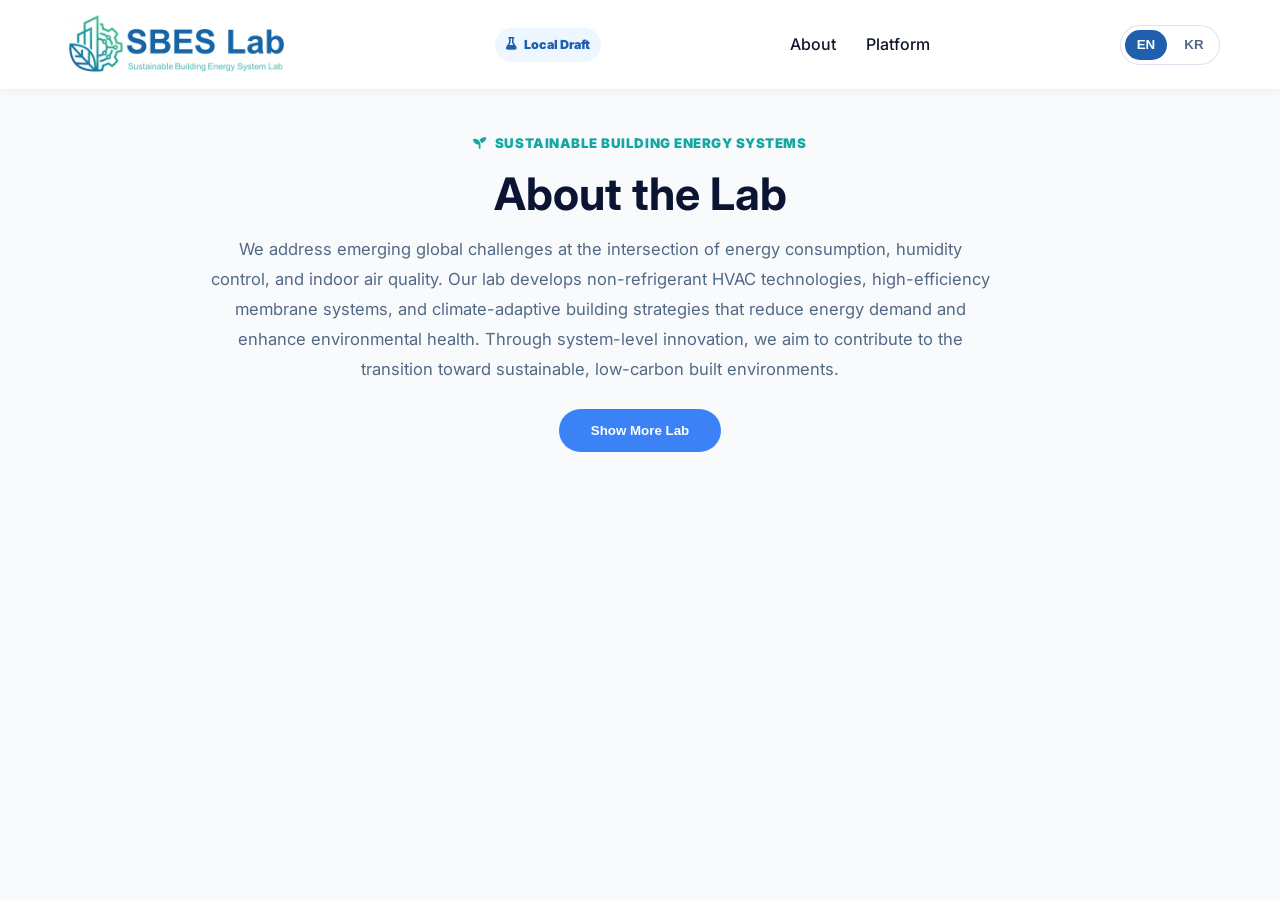
<file: about-platform-draft.html>
<!DOCTYPE html>
<html lang="en">
<head>
<meta charset="utf-8"/>
<meta name="viewport" content="width=device-width, initial-scale=1.0"/>
<title>SBES Lab About Platform Draft</title>
<link href="https://fonts.googleapis.com" rel="preconnect"/>
<link crossorigin="" href="https://fonts.gstatic.com" rel="preconnect"/>
<link href="https://fonts.googleapis.com/css2?family=Inter:wght@300;400;600;700;800;900&amp;display=swap" rel="stylesheet"/>
<link href="https://cdnjs.cloudflare.com/ajax/libs/font-awesome/6.0.0/css/all.min.css" rel="stylesheet"/>
<link href="style.css" rel="stylesheet"/>
<link href="brand.css" rel="stylesheet"/>
<link href="usability.css" rel="stylesheet"/>
<style>
    :root {
        --draft-navy: #0b1533;
        --draft-blue: #1f5fae;
        --draft-teal: #14a6a3;
        --draft-green: #2e7d32;
        --draft-orange: #e65a1e;
        --draft-border: rgba(15, 23, 42, 0.10);
    }

    body {
        background: #f8fafc;
    }

    .draft-nav-note {
        display: inline-flex;
        align-items: center;
        gap: 7px;
        padding: 7px 11px;
        border-radius: 999px;
        background: #eef6ff;
        color: var(--draft-blue);
        font-size: 0.78rem;
        font-weight: 900;
    }

    .draft-language {
        display: inline-flex;
        gap: 6px;
        padding: 4px;
        border: 1px solid rgba(31, 95, 174, 0.16);
        border-radius: 999px;
        background: #ffffff;
    }

    .draft-language button {
        min-width: 42px;
        height: 30px;
        border: 0;
        border-radius: 999px;
        background: transparent;
        color: #526986;
        font-weight: 900;
        cursor: pointer;
    }

    .draft-language button[aria-pressed="true"] {
        background: var(--draft-blue);
        color: #ffffff;
    }

    .about-draft {
        padding-top: 130px;
    }

    .about-intro-panel {
        display: block;
        margin-bottom: 34px;
    }

    .about-copy-card,
    .about-read-card {
        border: 1px solid var(--draft-border);
        border-radius: 18px;
        background: #ffffff;
        box-shadow: 0 18px 48px rgba(11, 21, 51, 0.08);
    }

    .about-copy-card {
        max-width: 860px;
        margin: 0 auto;
        padding: 0;
        border: 0;
        background: transparent;
        box-shadow: none;
        text-align: center;
    }

    .about-eyebrow {
        display: inline-flex;
        align-items: center;
        gap: 8px;
        margin-bottom: 15px;
        color: var(--draft-teal);
        font-size: 0.83rem;
        font-weight: 900;
        letter-spacing: 0.04em;
        text-transform: uppercase;
    }

    .about-copy-card h1 {
        margin: 0 0 16px;
        color: var(--draft-navy);
        font-size: clamp(2.1rem, 4vw, 2.8rem);
        line-height: 1.12;
        letter-spacing: 0;
    }

    .about-copy-card p {
        max-width: 780px;
        margin: 0 0 24px;
        color: #526986;
        font-size: 1.04rem;
        line-height: 1.8;
    }

    .about-actions {
        display: flex;
        flex-wrap: wrap;
        gap: 12px;
        justify-content: center;
        align-items: center;
    }

    .about-actions .btn {
        border-radius: 999px;
    }

    .read-pill {
        display: none;
        align-items: center;
        gap: 8px;
        min-height: 42px;
        padding: 9px 14px;
        border-radius: 999px;
        background: #f0fdfa;
        color: #0f766e;
        font-size: 0.86rem;
        font-weight: 900;
    }

    .about-read-card {
        display: none;
        padding: 30px;
    }

    .about-read-card h2 {
        margin: 0 0 14px;
        color: var(--draft-navy);
        font-size: 1.22rem;
        line-height: 1.35;
    }

    .about-read-list {
        display: grid;
        gap: 13px;
    }

    .about-read-item {
        display: grid;
        grid-template-columns: 34px 1fr;
        gap: 12px;
        align-items: start;
        padding: 13px 0;
        border-top: 1px solid rgba(15, 23, 42, 0.08);
    }

    .about-read-item:first-child {
        border-top: 0;
        padding-top: 0;
    }

    .about-read-item span {
        display: inline-flex;
        align-items: center;
        justify-content: center;
        width: 34px;
        height: 34px;
        border-radius: 999px;
        background: #eef6ff;
        color: var(--draft-blue);
        font-weight: 900;
    }

    .about-read-item strong {
        display: block;
        margin-bottom: 4px;
        color: var(--draft-navy);
        line-height: 1.35;
    }

    .about-read-item p {
        margin: 0;
        color: #526986;
        line-height: 1.55;
        font-size: 0.92rem;
    }

    .research-platform {
        scroll-margin-top: 116px;
        border: 1px solid var(--draft-border);
        border-radius: 18px;
        background: #ffffff;
        box-shadow: 0 18px 48px rgba(11, 21, 51, 0.08);
        overflow: hidden;
    }

    .research-platform[hidden] {
        display: none;
    }

    .platform-header {
        padding: 34px 38px 20px;
        text-align: center;
    }

    .platform-kicker {
        display: inline-flex;
        align-items: center;
        gap: 8px;
        color: var(--draft-teal);
        font-weight: 900;
        font-size: 0.84rem;
        letter-spacing: 0.03em;
        text-transform: uppercase;
    }

    .platform-header h2 {
        margin: 12px auto 10px;
        max-width: 900px;
        color: var(--draft-navy);
        font-size: clamp(1.35rem, 2vw, 1.75rem);
        line-height: 1.2;
        letter-spacing: 0;
    }

    .platform-vision {
        margin: 0 auto;
        max-width: 760px;
        color: #526986;
        line-height: 1.7;
    }

    .platform-hint {
        display: inline-flex;
        align-items: center;
        gap: 8px;
        margin: 18px auto 0;
        padding: 9px 14px;
        border-radius: 999px;
        background: #f0fdfa;
        color: #0f766e;
        font-size: 0.88rem;
        font-weight: 900;
    }

    .platform-image-shell {
        position: relative;
        margin: 0 30px 24px;
        border: 1px solid rgba(31, 95, 174, 0.12);
        border-radius: 18px;
        background: #ffffff;
        box-shadow: inset 0 1px 0 rgba(255, 255, 255, 0.75);
        overflow: hidden;
    }

    .platform-image-wrap {
        position: relative;
        width: 100%;
        aspect-ratio: 1996 / 920;
        min-height: 430px;
    }

    .platform-image {
        position: absolute;
        inset: 0;
        width: 100%;
        height: 100%;
        object-fit: contain;
        background: #ffffff;
    }

    .platform-hotspot {
        --hotspot-color: var(--draft-blue);
        position: absolute;
        display: block;
        width: auto;
        height: auto;
        min-width: 0;
        padding: 0;
        border: 0;
        border-radius: 16px;
        background: transparent;
        color: transparent;
        font-size: 0;
        box-shadow: none;
        cursor: pointer;
        z-index: 2;
        transition: background 160ms ease, box-shadow 160ms ease;
    }

    .platform-hotspot:hover,
    .platform-hotspot:focus-visible,
    .platform-hotspot.is-hovered {
        background: transparent;
        box-shadow: none;
        outline: none;
    }

    .platform-hotspot[data-module="develop"] {
        --hotspot-color: var(--draft-green);
        inset: 6.2% 55.2% 54.4% 2.0%;
    }

    .platform-hotspot[data-module="integrate"] {
        --hotspot-color: var(--draft-orange);
        inset: 6.2% 2.0% 54.4% 55.2%;
    }

    .platform-hotspot[data-module="evaluate"] {
        --hotspot-color: var(--draft-blue);
        inset: 51.8% 55.2% 8.2% 2.0%;
    }

    .platform-hotspot[data-module="operate"] {
        --hotspot-color: var(--draft-teal);
        inset: 51.8% 2.0% 8.2% 55.2%;
    }

    .platform-shape-overlay {
        position: absolute;
        inset: 0;
        z-index: 1;
        pointer-events: none;
    }

    .platform-shape {
        --shape-color: var(--draft-blue);
        fill: transparent;
        stroke: transparent;
        stroke-width: 3;
        stroke-linejoin: round;
        vector-effect: non-scaling-stroke;
        transition: fill 160ms ease, stroke 160ms ease, filter 160ms ease;
    }

    .platform-shape[data-shape="develop"] {
        --shape-color: var(--draft-green);
    }

    .platform-shape[data-shape="integrate"] {
        --shape-color: var(--draft-orange);
    }

    .platform-shape[data-shape="evaluate"] {
        --shape-color: var(--draft-blue);
    }

    .platform-shape[data-shape="operate"] {
        --shape-color: var(--draft-teal);
    }

    .research-platform[data-active="develop"] .platform-shape[data-shape="develop"],
    .research-platform[data-active="integrate"] .platform-shape[data-shape="integrate"],
    .research-platform[data-active="evaluate"] .platform-shape[data-shape="evaluate"],
    .research-platform[data-active="operate"] .platform-shape[data-shape="operate"],
    .research-platform[data-hover="develop"] .platform-shape[data-shape="develop"],
    .research-platform[data-hover="integrate"] .platform-shape[data-shape="integrate"],
    .research-platform[data-hover="evaluate"] .platform-shape[data-shape="evaluate"],
    .research-platform[data-hover="operate"] .platform-shape[data-shape="operate"] {
        fill: color-mix(in srgb, var(--shape-color), transparent 94%);
        stroke: var(--shape-color);
        filter: drop-shadow(0 10px 20px rgba(11, 21, 51, 0.12));
    }

    .platform-detail {
        display: grid;
        grid-template-columns: 1.15fr 0.85fr;
        gap: 24px;
        margin: 0 30px 30px;
        padding: 24px;
        border: 1px solid rgba(31, 95, 174, 0.12);
        border-radius: 16px;
        background: #ffffff;
        box-shadow: 0 12px 30px rgba(11, 21, 51, 0.06);
    }

    .detail-label {
        display: inline-flex;
        align-items: center;
        gap: 8px;
        color: var(--draft-blue);
        font-weight: 900;
        font-size: 0.8rem;
        letter-spacing: 0.04em;
        text-transform: uppercase;
    }

    .platform-detail h3 {
        margin: 9px 0 8px;
        color: var(--draft-navy);
        font-size: 1.32rem;
        line-height: 1.35;
    }

    .platform-detail p {
        margin: 0;
        color: #526986;
        line-height: 1.7;
    }

    .detail-side {
        display: flex;
        flex-direction: column;
        justify-content: center;
        gap: 14px;
    }

    .detail-next {
        margin: 0;
        padding: 14px 16px;
        border-radius: 13px;
        background: #f8fafc;
        color: #315f93;
        font-weight: 800;
        line-height: 1.55;
    }

    .tool-pill {
        display: inline-flex;
        align-items: center;
        width: fit-content;
        min-height: 34px;
        padding: 7px 12px;
        border-radius: 999px;
        background: #f0fdfa;
        color: #0f766e;
        font-size: 0.84rem;
        font-weight: 900;
    }

    .platform-mobile-list {
        display: none;
        grid-template-columns: 1fr;
        gap: 12px;
        margin: 0 22px 22px;
    }

    .mobile-module-button {
        border: 1px solid rgba(31, 95, 174, 0.14);
        border-left: 4px solid var(--module-color);
        border-radius: 13px;
        background: #ffffff;
        padding: 16px;
        text-align: left;
        box-shadow: 0 8px 18px rgba(11, 21, 51, 0.06);
        cursor: pointer;
    }

    .mobile-module-button strong {
        display: block;
        color: var(--draft-navy);
        font-size: 1rem;
    }

    .mobile-module-button span {
        display: block;
        margin-top: 5px;
        color: #526986;
        line-height: 1.5;
    }

    @media (max-width: 980px) {
        .about-intro-panel {
            grid-template-columns: 1fr;
        }

        .platform-image-shell {
            margin: 0 22px 20px;
        }

        .platform-image-wrap {
            min-height: auto;
            aspect-ratio: 1996 / 920;
        }

        .platform-detail {
            grid-template-columns: 1fr;
            margin: 0 22px 24px;
        }
    }

    @media (max-width: 700px) {
        .navbar .container {
            gap: 12px;
        }

        .draft-nav-note {
            display: none;
        }

        .about-draft {
            padding-top: 112px;
        }

        .about-copy-card,
        .about-read-card {
            padding: 24px;
            border-radius: 16px;
        }

        .platform-header {
            padding: 28px 20px 18px;
        }

        .platform-image-shell {
            margin: 0 16px 18px;
            border-radius: 14px;
        }

        .platform-hotspot,
        .platform-shape-overlay {
            display: none;
        }

        .platform-mobile-list {
            display: grid;
        }

        .platform-detail {
            margin: 0 16px 20px;
            padding: 20px;
        }
    }

    @media (prefers-reduced-motion: reduce) {
        .platform-hotspot,
        .platform-shape {
            transition: none;
        }

        .platform-hotspot:hover,
        .platform-hotspot:focus-visible,
        .platform-hotspot.is-hovered,
        .platform-hotspot[aria-pressed="true"] {
            transform: none;
        }
    }
</style>
</head>
<body>
<nav class="navbar">
<div class="container">
<a class="logo" href="#about" aria-label="SBES Lab Home">
<img alt="SBES Lab" class="logo-img" height="160" src="images/sbes-logo-horizontal.png" width="536"/>
</a>
<span class="draft-nav-note"><i class="fas fa-flask"></i> Local Draft</span>
<ul class="nav-links" id="primary-navigation">
<li><a href="#about">About</a></li>
<li><a href="#platform-draft">Platform</a></li>
</ul>
<div class="draft-language" role="group" aria-label="Draft language">
<button type="button" data-lang="en" aria-pressed="true">EN</button>
<button type="button" data-lang="ko" aria-pressed="false">KR</button>
</div>
</div>
</nav>

<main>
<section class="section about-draft" id="about">
<div class="container">
<div class="about-intro-panel">
<article class="about-copy-card">
<span class="about-eyebrow" data-copy="eyebrow"><i class="fas fa-seedling"></i> Sustainable Building Energy Systems</span>
<h1 data-copy="aboutTitle">Connecting HVAC components, building simulation, and smart operation</h1>
<p data-copy="aboutText">We address emerging global challenges at the intersection of energy consumption, humidity control, and indoor air quality. Our lab develops non-refrigerant HVAC technologies, high-efficiency membrane systems, and climate-adaptive building strategies that reduce energy demand and enhance environmental health.</p>
<div class="about-actions">
<button class="btn btn-primary" id="platform-toggle" type="button" aria-expanded="false" aria-controls="platform-draft" data-copy="buttonText">Explore Research Platform</button>
<span class="read-pill" data-copy="readPill"><i class="fas fa-mouse-pointer"></i> Click 01 to 04 in the diagram</span>
</div>
</article>
<aside class="about-read-card" aria-label="How to read this draft">
<h2 data-copy="readTitle">How visitors can read this section</h2>
<div class="about-read-list">
<div class="about-read-item">
<span>1</span>
<div>
<strong data-copy="readOneTitle">What is being developed?</strong>
<p data-copy="readOneText">Start from membrane and humidity-control components.</p>
</div>
</div>
<div class="about-read-item">
<span>2</span>
<div>
<strong data-copy="readTwoTitle">How does it become a system?</strong>
<p data-copy="readTwoText">Then connect the components with ventilation, heat recovery, cooling, and energy recovery.</p>
</div>
</div>
<div class="about-read-item">
<span>3</span>
<div>
<strong data-copy="readThreeTitle">Does it work at building scale?</strong>
<p data-copy="readThreeText">Finally evaluate comfort, energy use, airflow, and operation using simulation and data.</p>
</div>
</div>
</div>
</aside>
</div>

<section class="research-platform" id="platform-draft" data-active="develop" hidden>
<div class="platform-header">
<span class="platform-kicker" data-copy="kicker"><i class="fas fa-diagram-project"></i> Energy &middot; Humidity &middot; Indoor Air Quality</span>
<h2 data-copy="platformTitle">SBES Lab Research Platform</h2>
<p class="platform-vision" data-copy="platformVision">An integrated research map for explaining how SBES Lab connects component technologies, HVAC systems, building-scale evaluation, and control-oriented operation.</p>
<p class="platform-hint" data-copy="platformHint"><i class="fas fa-mouse-pointer"></i> Hover over the image and click a research area to read more.</p>
</div>
<div class="platform-image-shell">
<div class="platform-image-wrap">
<img class="platform-image" src="images/about-platform-clean.png?v=20260618-nextgen" alt="SBES Lab integrated research platform diagram"/>
<svg class="platform-shape-overlay" viewBox="0 0 1000 461" preserveAspectRatio="none" aria-hidden="true" focusable="false">
<path class="platform-shape" data-shape="develop" d="M20 29 H430 Q448 29 448 47 V106 C416 118 392 146 384 178 C381 190 381 202 383 210 H20 Q14 210 14 204 V35 Q14 29 20 29 Z"/>
<path class="platform-shape" data-shape="integrate" d="M570 29 H980 Q986 29 986 35 V204 Q986 210 980 210 H617 C619 202 619 190 616 178 C608 146 584 118 552 106 V47 Q552 29 570 29 Z"/>
<path class="platform-shape" data-shape="evaluate" d="M20 239 H383 C381 247 381 259 384 271 C392 303 416 331 448 343 V417 Q448 423 442 423 H20 Q14 423 14 417 V245 Q14 239 20 239 Z"/>
<path class="platform-shape" data-shape="operate" d="M552 343 C584 331 608 303 616 271 C619 259 619 247 617 239 H980 Q986 239 986 245 V417 Q986 423 980 423 H570 Q552 423 552 405 Z"/>
</svg>
<button class="platform-hotspot" data-module="develop" type="button" aria-pressed="true" aria-label="Develop">01</button>
<button class="platform-hotspot" data-module="integrate" type="button" aria-pressed="false" aria-label="Integrate">02</button>
<button class="platform-hotspot" data-module="evaluate" type="button" aria-pressed="false" aria-label="Evaluate">03</button>
<button class="platform-hotspot" data-module="operate" type="button" aria-pressed="false" aria-label="Operate">04</button>
</div>
</div>
<div class="platform-mobile-list" id="mobile-modules"></div>
<div class="platform-detail" id="platform-detail" aria-live="polite">
<div>
<span class="detail-label" id="detail-step"></span>
<h3 id="detail-title"></h3>
<p id="detail-text"></p>
</div>
<div class="detail-side">
<p class="detail-next" id="detail-next"></p>
<span class="tool-pill" id="detail-tool"></span>
</div>
</div>
</section>
</div>
</section>
</main>

<script>
const platformText = {
    en: {
        eyebrow: '<i class="fas fa-seedling"></i> Sustainable Building Energy Systems',
        aboutTitle: "About the Lab",
        aboutText: "We address emerging global challenges at the intersection of energy consumption, humidity control, and indoor air quality. Our lab develops non-refrigerant HVAC technologies, high-efficiency membrane systems, and climate-adaptive building strategies that reduce energy demand and enhance environmental health. Through system-level innovation, we aim to contribute to the transition toward sustainable, low-carbon built environments.",
        buttonText: "Show More Lab",
        readPill: '<i class="fas fa-mouse-pointer"></i> Click 01 to 04 in the diagram',
        readTitle: "How visitors can read this section",
        readOneTitle: "What is being developed?",
        readOneText: "Start from membrane and humidity-control components.",
        readTwoTitle: "How does it become a system?",
        readTwoText: "Then connect the components with ventilation, heat recovery, cooling, and energy recovery.",
        readThreeTitle: "Does it work at building scale?",
        readThreeText: "Finally evaluate comfort, energy use, airflow, and operation using simulation and data.",
        kicker: '<i class="fas fa-diagram-project"></i> Energy &middot; Humidity &middot; Indoor Air Quality',
        platformTitle: "Research Platform",
        platformVision: "Our vision is to connect next-generation HVAC component technologies, integrated energy systems, building-scale performance evaluation, and data-driven operation into one research platform.",
        platformHint: '<i class="fas fa-mouse-pointer"></i> Hover over the image and click a research area to read more.',
        detailPrefix: "Step",
        toolPrefix: "Related web tool",
        modules: [
            {
                id: "develop",
                step: "01",
                verb: "Develop",
                title: "Next-Generation HVAC Component Technologies",
                shortText: "Component technologies for low-energy humidity control and non-refrigerant HVAC.",
                detail: "This area focuses on next-generation HVAC component technologies, including advanced membrane components, humidity-control devices, heat and mass transfer design, and non-refrigerant HVAC processes.",
                next: "Visitor takeaway: SBES Lab starts from component-level innovation and connects it to integrated HVAC and energy systems.",
                tool: "Membrane Designer",
                color: "#2e7d32"
            },
            {
                id: "integrate",
                step: "02",
                verb: "Integrate",
                title: "Integrated HVAC & Energy Systems",
                shortText: "Ventilation, heat recovery, cooling, and humidity control as one system.",
                detail: "This area connects individual technologies into practical HVAC system layouts. Ventilation, heat recovery, evaporative cooling, and energy recovery are considered together.",
                next: "Visitor takeaway: the lab studies complete HVAC and energy systems, not only isolated devices.",
                tool: "Psychrometric Chart",
                color: "#e65a1e"
            },
            {
                id: "evaluate",
                step: "03",
                verb: "Evaluate",
                title: "Building-Scale Performance Evaluation",
                shortText: "Testing comfort and energy impact at the whole-building scale.",
                detail: "This area evaluates how a strategy performs in a real building context. Energy simulation, airflow visualization, climate data, load analysis, and comfort metrics are used together.",
                next: "Visitor takeaway: building-scale evaluation shows whether a technology can make a practical difference.",
                tool: "Building Simulation Studio",
                color: "#1f5fae"
            },
            {
                id: "operate",
                step: "04",
                verb: "Operate",
                title: "Control-Oriented Operation & Automation",
                shortText: "Sensors, models, and optimization for smarter building operation.",
                detail: "This area uses BEMS data, sensors, predictive models, and optimization to improve building operation after installation.",
                next: "Visitor takeaway: research continues after design, because operation determines long-term energy performance.",
                tool: "Data Modeling & Optimization Studio",
                color: "#14a6a3"
            }
        ]
    },
    ko: {
        eyebrow: '<i class="fas fa-seedling"></i> 지속가능 건물 에너지 시스템',
        aboutTitle: "연구실 소개",
        aboutText: "SBES Lab은 에너지 소비, 습도 제어, 실내공기질이 만나는 지점에서 지속가능한 건물 공조·에너지 시스템을 연구합니다. 비냉매 HVAC 기술, 고효율 멤브레인 시스템, 기후 적응형 건물 전략을 통해 에너지 수요를 줄이고 건강한 실내환경을 구현하는 것을 목표로 합니다. 시스템 수준의 혁신을 통해 저탄소 건축 환경으로의 전환에 기여하고자 합니다.",
        buttonText: "연구 플랫폼 보기",
        readPill: '<i class="fas fa-mouse-pointer"></i> 그림의 01-04를 눌러보세요',
        readTitle: "방문자가 이 섹션을 읽는 방식",
        readOneTitle: "무엇을 개발하나요?",
        readOneText: "멤브레인과 습도 제어 요소기술에서 출발합니다.",
        readTwoTitle: "어떻게 시스템이 되나요?",
        readTwoText: "환기, 열회수, 냉방, 에너지 회수와 연결해 실제 공조 시스템으로 확장합니다.",
        readThreeTitle: "건물에서 효과가 있나요?",
        readThreeText: "시뮬레이션과 데이터를 이용해 쾌적성, 에너지 사용량, 기류, 운영 성능을 평가합니다.",
        kicker: '<i class="fas fa-diagram-project"></i> 에너지 &middot; 습도 &middot; 실내공기질',
        platformTitle: "연구 플랫폼",
        platformVision: "SBES Lab은 차세대 HVAC 요소기술, 통합 에너지 시스템, 건물 단위 성능 평가, 데이터 기반 운영을 하나의 연구 플랫폼으로 연결하는 것을 목표로 합니다.",
        platformHint: '<i class="fas fa-mouse-pointer"></i> 이미지에 마우스를 올리고 연구 영역을 누르면 아래 설명이 바뀝니다.',
        detailPrefix: "단계",
        toolPrefix: "관련 웹 도구",
        modules: [
            {
                id: "develop",
                step: "01",
                verb: "개발",
                title: "차세대 HVAC 요소기술",
                shortText: "저에너지 습도 제어와 비냉매 공조를 위한 요소기술입니다.",
                detail: "멤브레인, 습도 제어, 열·물질전달, 비냉매 공조 공정을 포함한 차세대 HVAC 요소기술을 다룹니다.",
                next: "SBES Lab은 요소기술 단계의 혁신을 통합 공조·에너지 시스템으로 연결합니다.",
                tool: "Membrane Designer",
                color: "#2e7d32"
            },
            {
                id: "integrate",
                step: "02",
                verb: "통합",
                title: "통합 HVAC 및 에너지 시스템",
                shortText: "환기, 열회수, 냉방, 습도 제어를 하나의 시스템으로 연결합니다.",
                detail: "개별 기술을 실제 공조 시스템 안에서 함께 작동하도록 연결합니다. 환기, 열회수, 증발냉각, 에너지 회수 전략을 함께 검토합니다.",
                next: "방문자 관점: 하나의 장치가 아니라 실제 건물에서 작동하는 공조 및 에너지 시스템을 연구합니다.",
                tool: "Psychrometric Chart",
                color: "#e65a1e"
            },
            {
                id: "evaluate",
                step: "03",
                verb: "평가",
                title: "건물 단위 성능 평가",
                shortText: "건물 전체에서 쾌적성과 에너지 절감 효과를 확인합니다.",
                detail: "기술이 실제 건물 조건에서 어떻게 작동하는지 평가합니다. 에너지 시뮬레이션, 기류 시각화, 기후 데이터, 부하 분석, 쾌적성 지표를 함께 활용합니다.",
                next: "방문자 관점: 건물 단위 평가를 통해 기술이 실제로 의미 있는 차이를 만드는지 확인합니다.",
                tool: "Building Simulation Studio",
                color: "#1f5fae"
            },
            {
                id: "operate",
                step: "04",
                verb: "운영",
                title: "제어 중심 운영 및 자동화",
                shortText: "센서, 모델, 최적화를 이용해 건물 운영을 개선합니다.",
                detail: "BEMS 데이터, 센서, 예측 모델, 최적화를 활용해 설치 이후의 건물 운영 성능을 개선합니다.",
                next: "방문자 관점: 설계 이후의 운영 성능이 장기적인 에너지 성능을 결정합니다.",
                tool: "Data Modeling & Optimization Studio",
                color: "#14a6a3"
            }
        ]
    }
};

const platform = document.getElementById("platform-draft");
const toggle = document.getElementById("platform-toggle");
const languageButtons = document.querySelectorAll(".draft-language button");
const hotspots = document.querySelectorAll(".platform-hotspot");
const mobileModules = document.getElementById("mobile-modules");
const detailStep = document.getElementById("detail-step");
const detailTitle = document.getElementById("detail-title");
const detailText = document.getElementById("detail-text");
const detailNext = document.getElementById("detail-next");
const detailTool = document.getElementById("detail-tool");
let currentLang = "en";
let activeId = "develop";

function modules() {
    return platformText[currentLang].modules;
}

function setRichCopy(element, value) {
    element.innerHTML = value;
}

function applyStaticCopy() {
    const copy = platformText[currentLang];
    document.documentElement.lang = currentLang;
    document.querySelectorAll("[data-copy]").forEach((element) => {
        const key = element.dataset.copy;
        if (copy[key] === undefined) return;
        if (key === "eyebrow" || key === "readPill" || key === "kicker" || key === "platformHint") setRichCopy(element, copy[key]);
        else element.textContent = copy[key];
    });
}

function renderMobileButtons() {
    const buttons = modules().map((module) => {
        const button = document.createElement("button");
        button.className = "mobile-module-button";
        button.type = "button";
        button.dataset.module = module.id;
        button.style.setProperty("--module-color", module.color);
        button.innerHTML = `<strong>${module.step}. ${module.title}</strong><span>${module.shortText}</span>`;
        button.addEventListener("click", () => setActiveModule(module.id));
        return button;
    });
    mobileModules.replaceChildren(...buttons);
}

function setActiveModule(id) {
    const copy = platformText[currentLang];
    const active = modules().find((module) => module.id === id) || modules()[0];
    activeId = active.id;
    platform.dataset.active = active.id;
    hotspots.forEach((button) => {
        button.setAttribute("aria-pressed", String(button.dataset.module === active.id));
    });
    mobileModules.querySelectorAll("button").forEach((button) => {
        button.setAttribute("aria-pressed", String(button.dataset.module === active.id));
    });
    detailStep.innerHTML = `<i class="fas fa-circle-dot"></i> ${copy.detailPrefix} ${active.step} &middot; ${active.verb}`;
    detailTitle.textContent = active.title;
    detailText.textContent = active.detail;
    detailNext.textContent = active.next;
    detailTool.innerHTML = `<i class="fas fa-screwdriver-wrench"></i>&nbsp; ${copy.toolPrefix}: ${active.tool}`;
}

function setLanguage(lang) {
    currentLang = lang;
    languageButtons.forEach((button) => {
        button.setAttribute("aria-pressed", String(button.dataset.lang === lang));
    });
    applyStaticCopy();
    renderMobileButtons();
    setActiveModule(activeId);
}

toggle.addEventListener("click", () => {
    const expanded = toggle.getAttribute("aria-expanded") === "true";
    toggle.setAttribute("aria-expanded", String(!expanded));
    platform.hidden = expanded;
    if (!expanded) {
        platform.scrollIntoView({ behavior: window.matchMedia("(prefers-reduced-motion: reduce)").matches ? "auto" : "smooth", block: "start" });
    }
});

hotspots.forEach((button) => {
    button.addEventListener("click", () => setActiveModule(button.dataset.module));
    button.addEventListener("mouseenter", () => {
        button.classList.add("is-hovered");
        platform.dataset.hover = button.dataset.module;
    });
    button.addEventListener("mouseleave", () => {
        button.classList.remove("is-hovered");
        if (platform.dataset.hover === button.dataset.module) delete platform.dataset.hover;
    });
    button.addEventListener("focus", () => {
        button.classList.add("is-hovered");
        platform.dataset.hover = button.dataset.module;
    });
    button.addEventListener("blur", () => {
        button.classList.remove("is-hovered");
        if (platform.dataset.hover === button.dataset.module) delete platform.dataset.hover;
    });
});

languageButtons.forEach((button) => {
    button.addEventListener("click", () => setLanguage(button.dataset.lang));
});

setLanguage("en");
const params = new URLSearchParams(window.location.search);
if (params.get("lang") === "ko") setLanguage("ko");
if (params.get("open") === "1") {
    toggle.setAttribute("aria-expanded", "true");
    platform.hidden = false;
}
</script>
</body>
</html>
</file>
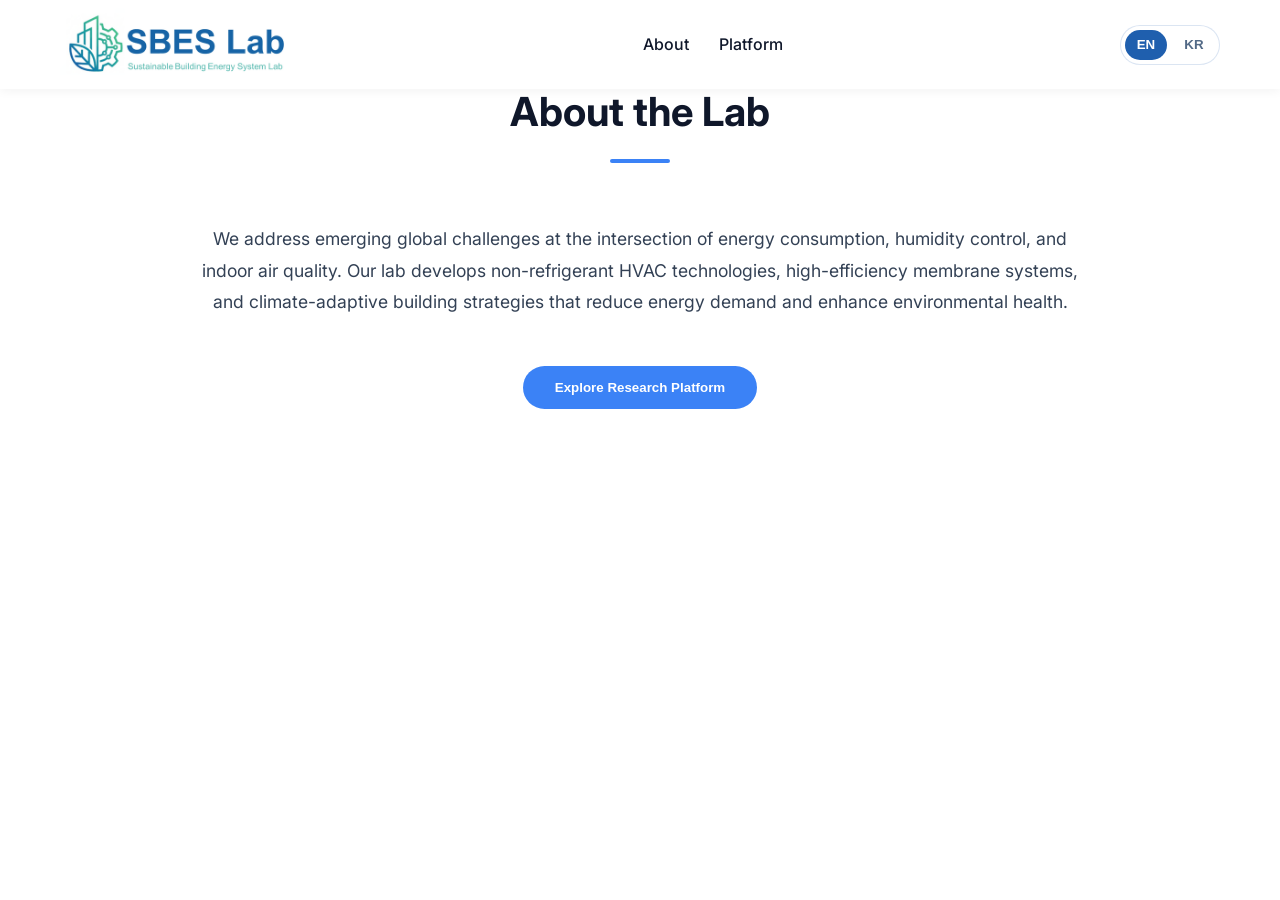
<file: about-platform-preview.html>
<!DOCTYPE html>
<html lang="en">
<head>
<meta charset="utf-8"/>
<meta name="viewport" content="width=device-width, initial-scale=1.0"/>
<title>SBES Lab About Platform Preview</title>
<link href="https://fonts.googleapis.com" rel="preconnect"/>
<link crossorigin="" href="https://fonts.gstatic.com" rel="preconnect"/>
<link href="https://fonts.googleapis.com/css2?family=Inter:wght@300;400;600;700&amp;display=swap" rel="stylesheet"/>
<link href="https://cdnjs.cloudflare.com/ajax/libs/font-awesome/6.0.0/css/all.min.css" rel="stylesheet"/>
<link href="style.css" rel="stylesheet"/>
<link href="brand.css" rel="stylesheet"/>
<link href="usability.css" rel="stylesheet"/>
<style>
    :root {
        --platform-navy: #0b1533;
        --platform-blue: #1f5fae;
        --platform-teal: #14a6a3;
        --platform-green: #2e7d32;
        --platform-orange: #e65a1e;
        --platform-border: rgba(15, 23, 42, 0.10);
    }

    .preview-language {
        display: inline-flex;
        gap: 6px;
        padding: 4px;
        border: 1px solid rgba(31, 95, 174, 0.16);
        border-radius: 999px;
        background: #ffffff;
    }

    .preview-language button {
        min-width: 42px;
        height: 30px;
        border: 0;
        border-radius: 999px;
        background: transparent;
        color: #526986;
        font-weight: 800;
        cursor: pointer;
    }

    .preview-language button[aria-pressed="true"] {
        background: var(--platform-blue);
        color: #ffffff;
    }

    .about-platform-action {
        margin-top: 28px;
    }

    .research-platform {
        margin-top: 34px;
        scroll-margin-top: 116px;
        border: 1px solid var(--platform-border);
        border-radius: 18px;
        background: #ffffff;
        box-shadow: 0 18px 48px rgba(11, 21, 51, 0.08);
        overflow: hidden;
    }

    .research-platform[hidden] {
        display: none;
    }

    .platform-header {
        padding: 34px 38px 20px;
        text-align: center;
    }

    .platform-kicker {
        display: inline-flex;
        align-items: center;
        gap: 8px;
        color: var(--platform-teal);
        font-weight: 800;
        font-size: 0.84rem;
        letter-spacing: 0.03em;
        text-transform: uppercase;
    }

    .platform-header h3 {
        margin: 12px auto 10px;
        max-width: 860px;
        color: var(--platform-navy);
        font-size: clamp(1.35rem, 2vw, 1.75rem);
        line-height: 1.2;
        letter-spacing: 0;
    }

    .platform-vision {
        margin: 0 auto;
        max-width: 760px;
        color: #526986;
        line-height: 1.7;
    }

    .platform-image-shell {
        position: relative;
        margin: 0 30px 24px;
        border: 1px solid rgba(31, 95, 174, 0.12);
        border-radius: 18px;
        background:
            radial-gradient(circle at 50% 50%, rgba(20, 166, 163, 0.08), transparent 36%),
            #f8fafc;
        box-shadow: inset 0 1px 0 rgba(255, 255, 255, 0.7);
        overflow: hidden;
    }

    .platform-image-wrap {
        position: relative;
        width: 100%;
        aspect-ratio: 1996 / 920;
        min-height: 430px;
    }

    .platform-image {
        position: absolute;
        inset: 0;
        width: 100%;
        height: 100%;
        object-fit: contain;
        background: #ffffff;
    }

    .platform-hotspot {
        --hotspot-color: var(--platform-blue);
        position: absolute;
        display: flex;
        align-items: center;
        justify-content: center;
        min-width: 42px;
        height: 42px;
        border: 2px solid #ffffff;
        border-radius: 999px;
        background: var(--hotspot-color);
        color: #ffffff;
        box-shadow: 0 10px 22px rgba(11, 21, 51, 0.22);
        font-weight: 900;
        cursor: pointer;
        transition: transform 160ms ease, box-shadow 160ms ease, outline-color 160ms ease;
    }

    .platform-hotspot:hover,
    .platform-hotspot:focus-visible,
    .platform-hotspot[aria-pressed="true"] {
        transform: translateY(-3px) scale(1.05);
        box-shadow: 0 16px 30px rgba(11, 21, 51, 0.28);
        outline: 5px solid color-mix(in srgb, var(--hotspot-color), transparent 75%);
        outline-offset: 2px;
    }

    .platform-hotspot[data-module="develop"] {
        --hotspot-color: var(--platform-green);
        left: 4.2%;
        top: 7%;
    }

    .platform-hotspot[data-module="integrate"] {
        --hotspot-color: var(--platform-orange);
        right: 4.3%;
        top: 7%;
    }

    .platform-hotspot[data-module="evaluate"] {
        --hotspot-color: var(--platform-blue);
        left: 4.2%;
        top: 53%;
    }

    .platform-hotspot[data-module="operate"] {
        --hotspot-color: var(--platform-teal);
        right: 4.3%;
        top: 53%;
    }

    .platform-focus-outline {
        --outline-color: var(--platform-blue);
        position: absolute;
        border: 3px solid var(--outline-color);
        border-radius: 16px;
        background: color-mix(in srgb, var(--outline-color), transparent 95%);
        pointer-events: none;
        transition: inset 180ms ease, border-color 180ms ease, background 180ms ease;
    }

    .research-platform[data-active="develop"] .platform-focus-outline {
        --outline-color: var(--platform-green);
        inset: 6.2% 55.2% 54.4% 2.0%;
    }

    .research-platform[data-active="integrate"] .platform-focus-outline {
        --outline-color: var(--platform-orange);
        inset: 6.2% 2.0% 54.4% 55.2%;
    }

    .research-platform[data-active="evaluate"] .platform-focus-outline {
        --outline-color: var(--platform-blue);
        inset: 51.8% 55.2% 8.2% 2.0%;
    }

    .research-platform[data-active="operate"] .platform-focus-outline {
        --outline-color: var(--platform-teal);
        inset: 51.8% 2.0% 8.2% 55.2%;
    }

    .platform-detail {
        display: grid;
        grid-template-columns: 1.15fr 0.85fr;
        gap: 24px;
        margin: 0 30px 30px;
        padding: 24px;
        border: 1px solid rgba(31, 95, 174, 0.12);
        border-radius: 16px;
        background: #ffffff;
        box-shadow: 0 12px 30px rgba(11, 21, 51, 0.06);
    }

    .detail-label {
        display: inline-flex;
        align-items: center;
        gap: 8px;
        color: var(--platform-blue);
        font-weight: 900;
        font-size: 0.8rem;
        letter-spacing: 0.04em;
        text-transform: uppercase;
    }

    .platform-detail h4 {
        margin: 9px 0 8px;
        color: var(--platform-navy);
        font-size: 1.32rem;
        line-height: 1.35;
    }

    .platform-detail p {
        margin: 0;
        color: #526986;
        line-height: 1.7;
    }

    .detail-side {
        display: flex;
        flex-direction: column;
        justify-content: center;
        gap: 14px;
    }

    .detail-next {
        margin: 0;
        padding: 14px 16px;
        border-radius: 13px;
        background: #f8fafc;
        color: #315f93;
        font-weight: 800;
        line-height: 1.55;
    }

    .tool-pill {
        display: inline-flex;
        align-items: center;
        width: fit-content;
        min-height: 34px;
        padding: 7px 12px;
        border-radius: 999px;
        background: #f0fdfa;
        color: #0f766e;
        font-size: 0.84rem;
        font-weight: 900;
    }

    .platform-mobile-list {
        display: none;
        grid-template-columns: 1fr;
        gap: 12px;
        margin: 0 22px 22px;
    }

    .mobile-module-button {
        border: 1px solid rgba(31, 95, 174, 0.14);
        border-left: 4px solid var(--module-color);
        border-radius: 13px;
        background: #ffffff;
        padding: 16px;
        text-align: left;
        box-shadow: 0 8px 18px rgba(11, 21, 51, 0.06);
        cursor: pointer;
    }

    .mobile-module-button strong {
        display: block;
        color: var(--platform-navy);
        font-size: 1rem;
    }

    .mobile-module-button span {
        display: block;
        margin-top: 5px;
        color: #526986;
        line-height: 1.5;
    }

    @media (max-width: 900px) {
        .platform-image-shell {
            margin: 0 22px 20px;
        }

        .platform-image-wrap {
            min-height: auto;
            aspect-ratio: 1996 / 920;
        }

        .platform-hotspot {
            width: 34px;
            height: 34px;
            min-width: 34px;
            font-size: 0.82rem;
        }

        .platform-detail {
            grid-template-columns: 1fr;
            margin: 0 22px 24px;
        }
    }

    @media (max-width: 620px) {
        .platform-header {
            padding: 28px 20px 18px;
        }

        .platform-image-shell {
            margin: 0 16px 18px;
            border-radius: 14px;
        }

        .platform-hotspot,
        .platform-focus-outline {
            display: none;
        }

        .platform-mobile-list {
            display: grid;
        }

        .platform-detail {
            margin: 0 16px 20px;
            padding: 20px;
        }
    }

    @media (prefers-reduced-motion: reduce) {
        .platform-hotspot,
        .platform-focus-outline {
            transition: none;
        }

        .platform-hotspot:hover,
        .platform-hotspot:focus-visible,
        .platform-hotspot[aria-pressed="true"] {
            transform: none;
        }
    }
</style>
</head>
<body>
<nav class="navbar">
<div class="container">
<a class="logo" href="#" aria-label="SBES Lab Home">
<img alt="SBES Lab" class="logo-img" height="160" src="images/sbes-logo-horizontal.png" width="536"/>
</a>
<ul class="nav-links" id="primary-navigation">
<li><a href="#about">About</a></li>
<li><a href="#platform-preview">Platform</a></li>
</ul>
<div class="preview-language" role="group" aria-label="Preview language">
<button type="button" data-lang="en" aria-pressed="true">EN</button>
<button type="button" data-lang="ko" aria-pressed="false">KR</button>
</div>
</div>
</nav>
<main>
<section class="section" id="about">
<div class="container">
<h2 class="section-title" data-copy="aboutTitle">About the Lab</h2>
<div class="about-grid">
<div class="about-text">
<p data-copy="aboutText">We address emerging global challenges at the intersection of energy consumption, humidity control, and indoor air quality. Our lab develops non-refrigerant HVAC technologies, high-efficiency membrane systems, and climate-adaptive building strategies that reduce energy demand and enhance environmental health.</p>
<button class="btn btn-primary about-platform-action" id="platform-toggle" type="button" aria-expanded="false" aria-controls="platform-preview" data-copy="buttonText">Explore Research Platform</button>
</div>
</div>
<div class="research-platform" id="platform-preview" data-active="develop" hidden>
<div class="platform-header">
<span class="platform-kicker" data-copy="kicker"><i class="fas fa-diagram-project"></i> Energy · Humidity · Indoor Air Quality</span>
<h3 data-copy="platformTitle">Research Platform</h3>
<p class="platform-vision" data-copy="platformVision">An integrated research platform for healthier indoor spaces and lower building energy use.</p>
</div>
<div class="platform-image-shell">
<div class="platform-image-wrap">
<img class="platform-image" src="images/about-platform-reference.png?v=20260618-nextgen" alt="SBES Lab integrated research platform diagram"/>
<div class="platform-focus-outline" aria-hidden="true"></div>
<button class="platform-hotspot" data-module="develop" type="button" aria-pressed="true" aria-label="Develop">01</button>
<button class="platform-hotspot" data-module="integrate" type="button" aria-pressed="false" aria-label="Integrate">02</button>
<button class="platform-hotspot" data-module="evaluate" type="button" aria-pressed="false" aria-label="Evaluate">03</button>
<button class="platform-hotspot" data-module="operate" type="button" aria-pressed="false" aria-label="Operate">04</button>
</div>
</div>
<div class="platform-mobile-list" id="mobile-modules"></div>
<div class="platform-detail" id="platform-detail" aria-live="polite">
<div>
<span class="detail-label" id="detail-step"></span>
<h4 id="detail-title"></h4>
<p id="detail-text"></p>
</div>
<div class="detail-side">
<p class="detail-next" id="detail-next"></p>
<span class="tool-pill" id="detail-tool"></span>
</div>
</div>
</div>
</div>
</section>
</main>
<script>
const platformText = {
    en: {
        aboutTitle: "About the Lab",
        aboutText: "We address emerging global challenges at the intersection of energy consumption, humidity control, and indoor air quality. Our lab develops non-refrigerant HVAC technologies, high-efficiency membrane systems, and climate-adaptive building strategies that reduce energy demand and enhance environmental health.",
        buttonText: "Explore Research Platform",
        kicker: '<i class="fas fa-diagram-project"></i> Energy · Humidity · Indoor Air Quality',
        platformTitle: "Research Platform",
        platformVision: "An integrated research platform for healthier indoor spaces and lower building energy use.",
        detailPrefix: "Step",
        toolPrefix: "Related web tool",
        modules: [
            {
                id: "develop",
                step: "01",
                verb: "Develop",
                title: "Next-Generation HVAC Component Technologies",
                shortText: "Component technologies for low-energy humidity control and non-refrigerant HVAC.",
                detail: "This area focuses on next-generation HVAC component technologies, including advanced membrane components, humidity-control devices, heat and mass transfer design, and non-refrigerant HVAC processes.",
                next: "Visitor takeaway: SBES Lab starts from component-level innovation and connects it to integrated HVAC and energy systems.",
                tool: "Membrane Designer",
                color: "#2e7d32"
            },
            {
                id: "integrate",
                step: "02",
                verb: "Integrate",
                title: "Integrated HVAC & Energy Systems",
                shortText: "Ventilation, heat recovery, cooling, and humidity control as one system.",
                detail: "We connect individual technologies into practical HVAC system layouts, including ventilation, heat recovery, evaporative cooling, and energy recovery strategies.",
                next: "Visitor takeaway: the goal is a complete building system, not just one device.",
                tool: "Psychrometric Chart",
                color: "#e65a1e"
            },
            {
                id: "evaluate",
                step: "03",
                verb: "Evaluate",
                title: "Building-Scale Performance Evaluation",
                shortText: "Testing comfort and energy impact at the whole-building scale.",
                detail: "We evaluate how HVAC strategies perform in real building conditions using energy simulation, airflow visualization, climate analysis, and load analysis.",
                next: "Visitor takeaway: building-scale evaluation shows whether a technology can make a practical difference.",
                tool: "Building Simulation Studio",
                color: "#1f5fae"
            },
            {
                id: "operate",
                step: "04",
                verb: "Operate",
                title: "Control-Oriented Operation & Automation",
                shortText: "Sensors, models, and optimization for smarter building operation.",
                detail: "We use BEMS data, sensors, predictive models, and optimization to improve operation after the building is in use.",
                next: "Visitor takeaway: smart operation helps buildings keep saving energy every day.",
                tool: "Data Modeling & Optimization Studio",
                color: "#14a6a3"
            }
        ]
    },
    ko: {
        aboutTitle: "연구실 소개",
        aboutText: "SBES Lab은 에너지 소비, 습도 제어, 실내공기질이 만나는 지점에서 지속가능한 건물 공조·에너지 시스템을 연구합니다. 비냉매 HVAC 기술, 고효율 멤브레인 시스템, 기후 적응형 건물 전략을 통해 에너지 수요를 줄이고 건강한 실내환경을 구현하는 것을 목표로 합니다.",
        buttonText: "연구 플랫폼 보기",
        kicker: '<i class="fas fa-diagram-project"></i> 에너지 · 습도 · 실내공기질',
        platformTitle: "연구 플랫폼",
        platformVision: "더 건강한 실내공간과 낮은 건물 에너지 사용을 위한 통합 연구 플랫폼입니다.",
        detailPrefix: "단계",
        toolPrefix: "관련 웹 도구",
        modules: [
            {
                id: "develop",
                step: "01",
                verb: "개발",
                title: "차세대 HVAC 요소기술",
                shortText: "저에너지 습도 제어와 비냉매 공조를 위한 요소기술입니다.",
                detail: "멤브레인, 습도 제어, 열·물질전달, 비냉매 공조 공정을 포함한 차세대 HVAC 요소기술을 다룹니다.",
                next: "SBES Lab은 요소기술 단계의 혁신을 통합 공조·에너지 시스템으로 연결합니다.",
                tool: "Membrane Designer",
                color: "#2e7d32"
            },
            {
                id: "integrate",
                step: "02",
                verb: "통합",
                title: "통합 HVAC 및 에너지 시스템",
                shortText: "환기, 열회수, 냉방, 습도 제어를 하나의 시스템으로 연결합니다.",
                detail: "개별 기술을 실제 공조 시스템 안에서 함께 작동하도록 통합합니다. 환기, 열회수, 증발냉각, 에너지 회수 전략을 함께 검토합니다.",
                next: "방문자 관점: 하나의 장치가 아니라 실제 건물에서 작동하는 완성형 시스템을 만드는 것이 목표입니다.",
                tool: "Psychrometric Chart",
                color: "#e65a1e"
            },
            {
                id: "evaluate",
                step: "03",
                verb: "평가",
                title: "건물 단위 성능 평가",
                shortText: "건물 전체에서 쾌적성과 에너지 절감 효과를 확인합니다.",
                detail: "에너지 시뮬레이션, 기류 시각화, 기후 분석, 부하 분석을 활용해 공조 전략이 실제 건물 조건에서 어떻게 작동하는지 평가합니다.",
                next: "방문자 관점: 건물 단위 평가를 통해 기술이 실제로 의미 있는 차이를 만드는지 확인할 수 있습니다.",
                tool: "Building Simulation Studio",
                color: "#1f5fae"
            },
            {
                id: "operate",
                step: "04",
                verb: "운영",
                title: "제어 지향 운영 및 자동화",
                shortText: "센서, 모델, 최적화를 활용해 건물 운영을 개선합니다.",
                detail: "BEMS 데이터, 센서, 예측 모델, 최적화를 활용해 건물이 사용되는 동안에도 공조 시스템이 더 효율적으로 운영되도록 지원합니다.",
                next: "방문자 관점: 스마트 운영은 건물이 매일 에너지를 덜 쓰도록 돕습니다.",
                tool: "Data Modeling & Optimization Studio",
                color: "#14a6a3"
            }
        ]
    }
};

const platform = document.getElementById("platform-preview");
const toggle = document.getElementById("platform-toggle");
const languageButtons = document.querySelectorAll(".preview-language button");
const hotspots = document.querySelectorAll(".platform-hotspot");
const mobileModules = document.getElementById("mobile-modules");
const detailStep = document.getElementById("detail-step");
const detailTitle = document.getElementById("detail-title");
const detailText = document.getElementById("detail-text");
const detailNext = document.getElementById("detail-next");
const detailTool = document.getElementById("detail-tool");
let currentLang = "en";
let activeId = "develop";

function modules() {
    return platformText[currentLang].modules;
}

function applyStaticCopy() {
    const copy = platformText[currentLang];
    document.documentElement.lang = currentLang;
    document.querySelectorAll("[data-copy]").forEach((element) => {
        const key = element.dataset.copy;
        if (copy[key] === undefined) return;
        if (key === "kicker") element.innerHTML = copy[key];
        else element.textContent = copy[key];
    });
}

function renderMobileButtons() {
    const buttons = modules().map((module) => {
        const button = document.createElement("button");
        button.className = "mobile-module-button";
        button.type = "button";
        button.dataset.module = module.id;
        button.style.setProperty("--module-color", module.color);
        button.innerHTML = `<strong>${module.step}. ${module.title}</strong><span>${module.shortText}</span>`;
        button.addEventListener("click", () => setActiveModule(module.id));
        return button;
    });
    mobileModules.replaceChildren(...buttons);
}

function setActiveModule(id) {
    const copy = platformText[currentLang];
    const active = modules().find((module) => module.id === id) || modules()[0];
    activeId = active.id;
    platform.dataset.active = active.id;
    hotspots.forEach((button) => {
        button.setAttribute("aria-pressed", String(button.dataset.module === active.id));
    });
    mobileModules.querySelectorAll("button").forEach((button) => {
        button.setAttribute("aria-pressed", String(button.dataset.module === active.id));
    });
    detailStep.innerHTML = `<i class="fas fa-circle-dot"></i> ${copy.detailPrefix} ${active.step} · ${active.verb}`;
    detailTitle.textContent = active.title;
    detailText.textContent = active.detail;
    detailNext.textContent = active.next;
    detailTool.innerHTML = `<i class="fas fa-screwdriver-wrench"></i>&nbsp; ${copy.toolPrefix}: ${active.tool}`;
}

function setLanguage(lang) {
    currentLang = lang;
    languageButtons.forEach((button) => {
        button.setAttribute("aria-pressed", String(button.dataset.lang === lang));
    });
    applyStaticCopy();
    renderMobileButtons();
    setActiveModule(activeId);
}

toggle.addEventListener("click", () => {
    const expanded = toggle.getAttribute("aria-expanded") === "true";
    toggle.setAttribute("aria-expanded", String(!expanded));
    platform.hidden = expanded;
    if (!expanded) {
        platform.scrollIntoView({ behavior: window.matchMedia("(prefers-reduced-motion: reduce)").matches ? "auto" : "smooth", block: "start" });
    }
});

hotspots.forEach((button) => {
    button.addEventListener("click", () => setActiveModule(button.dataset.module));
});

languageButtons.forEach((button) => {
    button.addEventListener("click", () => setLanguage(button.dataset.lang));
});

setLanguage("en");
const params = new URLSearchParams(window.location.search);
if (params.get("lang") === "ko") setLanguage("ko");
if (params.get("open") === "1") {
    toggle.setAttribute("aria-expanded", "true");
    platform.hidden = false;
}
</script>
</body>
</html>
</file>
<file: style.css>
/* Global Styles */
:root {
    --primary-color: #0f172a;
    /* Dark Navy */
    --secondary-color: #3b82f6;
    /* Bright Blue */
    --accent-color: #0ea5e9;
    /* Sky Blue */
    --text-color: #334155;
    --light-bg: #f8fafc;
    --white: #ffffff;
    --transition: all 0.3s ease;
    --card-shadow: 0 4px 20px rgba(0, 0, 0, 0.05);
    --text-light: #64748b;
}

* {
    margin: 0;
    padding: 0;
    box-sizing: border-box;
}

body {
    font-family: 'Inter', sans-serif;
    line-height: 1.6;
    color: var(--text-color);
    background-color: var(--white);
}

a {
    text-decoration: none;
    color: inherit;
}

ul {
    list-style: none;
}

.container {
    max-width: 1200px;
    margin: 0 auto;
    padding: 0 20px;
}

.section {
    padding: 80px 0;
}

.bg-light {
    background-color: var(--light-bg);
}

.section-title {
    font-size: 2.5rem;
    text-align: center;
    margin-bottom: 60px;
    color: var(--primary-color);
    position: relative;
}

.section-title::after {
    content: '';
    display: block;
    width: 60px;
    height: 4px;
    background: var(--secondary-color);
    margin: 15px auto 0;
    border-radius: 2px;
}

/* Buttons */
.btn {
    display: inline-block;
    padding: 12px 30px;
    border-radius: 50px;
    font-weight: 600;
    transition: var(--transition);
    cursor: pointer;
    border: 2px solid transparent;
}

.btn-primary {
    background-color: var(--secondary-color);
    color: var(--white);
}

.btn-primary:hover {
    background-color: var(--primary-color);
    transform: translateY(-2px);
}

.btn-secondary {
    background-color: transparent;
    border-color: var(--primary-color);
    color: var(--primary-color);
}

.btn-secondary:hover {
    background-color: var(--primary-color);
    color: var(--white);
    transform: translateY(-2px);
}

/* Navbar */
.navbar {
    position: fixed;
    top: 0;
    left: 0;
    width: 100%;
    background: rgba(255, 255, 255, 0.95);
    backdrop-filter: blur(10px);
    box-shadow: 0 2px 10px rgba(0, 0, 0, 0.05);
    z-index: 1000;
    padding: 20px 0;
}

.navbar .container {
    display: flex;
    justify-content: space-between;
    align-items: center;
}

.logo {
    display: flex;
    align-items: center;
    line-height: 0;
    font-size: 1.5rem;
    font-weight: 700;
    color: var(--primary-color);
}

.logo span {
    color: var(--secondary-color);
}

/* Navbar logo image (keeps original aspect ratio) */
.logo-img {
    height: 40px;
    width: auto;
    display: block;
    object-fit: contain;
}

.nav-links {
    display: flex;
    gap: 30px;
}

.nav-links a {
    font-weight: 500;
    color: var(--primary-color);
    transition: var(--transition);
}

.nav-links a:hover {
    color: var(--secondary-color);
}

.hamburger {
    display: none;
    font-size: 1.5rem;
    cursor: pointer;
}

/* Hero Section */
.hero {
    height: 100vh;
    display: flex;
    align-items: center;
    padding-top: 80px;
    /* Navbar height */
    background: linear-gradient(135deg, #f0f9ff 0%, #e0f2fe 100%);
    overflow: hidden;
    position: relative;
}

.hero .container {
    display: grid;
    grid-template-columns: 1fr 1fr;
    gap: 50px;
    align-items: center;
}

.hero-content h1 {
    font-size: 3.5rem;
    line-height: 1.2;
    margin-bottom: 20px;
    color: var(--primary-color);
}

.highlight {
    color: var(--secondary-color);
}

.hero-content p {
    font-size: 1.1rem;
    margin-bottom: 30px;
    color: #64748b;
    max-width: 500px;
}

/* Global Styles */
:root {
    --primary-color: #0f172a;
    /* Dark Navy */
    --secondary-color: #3b82f6;
    /* Bright Blue */
    --accent-color: #0ea5e9;
    /* Sky Blue */
    --text-color: #334155;
    --light-bg: #f8fafc;
    --white: #ffffff;
    --transition: all 0.3s ease;
    --card-shadow: 0 4px 20px rgba(0, 0, 0, 0.05);
    --text-light: #64748b;
}

* {
    margin: 0;
    padding: 0;
    box-sizing: border-box;
}

body {
    font-family: 'Inter', sans-serif;
    line-height: 1.6;
    color: var(--text-color);
    background-color: var(--white);
}

a {
    text-decoration: none;
    color: inherit;
}

ul {
    list-style: none;
}

.container {
    max-width: 1200px;
    margin: 0 auto;
    padding: 0 20px;
}

.section {
    padding: 80px 0;
}

.bg-light {
    background-color: var(--light-bg);
}

.section-title {
    font-size: 2.5rem;
    text-align: center;
    margin-bottom: 60px;
    color: var(--primary-color);
    position: relative;
}

.section-title::after {
    content: '';
    display: block;
    width: 60px;
    height: 4px;
    background: var(--secondary-color);
    margin: 15px auto 0;
    border-radius: 2px;
}

/* Buttons */
.btn {
    display: inline-block;
    padding: 12px 30px;
    border-radius: 50px;
    font-weight: 600;
    transition: var(--transition);
    cursor: pointer;
    border: 2px solid transparent;
}

.btn-primary {
    background-color: var(--secondary-color);
    color: var(--white);
}

.btn-primary:hover {
    background-color: var(--primary-color);
    transform: translateY(-2px);
}

.btn-secondary {
    background-color: transparent;
    border-color: var(--primary-color);
    color: var(--primary-color);
}

.btn-secondary:hover {
    background-color: var(--primary-color);
    color: var(--white);
    transform: translateY(-2px);
}

/* Navbar */
.navbar {
    position: fixed;
    top: 0;
    left: 0;
    width: 100%;
    background: rgba(255, 255, 255, 0.95);
    backdrop-filter: blur(10px);
    box-shadow: 0 2px 10px rgba(0, 0, 0, 0.05);
    z-index: 1000;
    padding: 20px 0;
}

.navbar .container {
    display: flex;
    justify-content: space-between;
    align-items: center;
}

.logo {
    display: flex;
    align-items: center;
    line-height: 0;
    font-size: 1.5rem;
    font-weight: 700;
    color: var(--primary-color);
}

.logo span {
    color: var(--secondary-color);
}

.nav-links {
    display: flex;
    gap: 30px;
}

.nav-links a {
    font-weight: 500;
    color: var(--primary-color);
    transition: var(--transition);
}

.nav-links a:hover {
    color: var(--secondary-color);
}

.hamburger {
    display: none;
    font-size: 1.5rem;
    cursor: pointer;
}

/* Hero Section */
.hero {
    height: 100vh;
    display: flex;
    align-items: center;
    padding-top: 80px;
    /* Navbar height */
    background: linear-gradient(135deg, #f0f9ff 0%, #e0f2fe 100%);
    overflow: hidden;
    position: relative;
}

.hero .container {
    display: grid;
    grid-template-columns: 1fr 1fr;
    gap: 50px;
    align-items: center;
}

.hero-content h1 {
    font-size: 3.5rem;
    line-height: 1.2;
    margin-bottom: 20px;
    color: var(--primary-color);
}

.highlight {
    color: var(--secondary-color);
}

.hero-content p {
    font-size: 1.1rem;
    margin-bottom: 30px;
    color: #64748b;
    max-width: 500px;
}

.hero-btns {
    display: flex;
    gap: 15px;
}

/* Abstract Visuals */
.hero-visual {
    position: relative;
    height: 400px;
    display: flex;
    justify-content: center;
    align-items: center;
}

.circle {
    position: absolute;
    border-radius: 50%;
    opacity: 0.6;
}

.c1 {
    width: 300px;
    height: 300px;
    background: var(--secondary-color);
    filter: blur(80px);
    top: 0;
    right: 0;
    animation: float 6s ease-in-out infinite;
}

.c2 {
    width: 200px;
    height: 200px;
    background: var(--accent-color);
    filter: blur(60px);
    bottom: 0;
    left: 50px;
    animation: float 8s ease-in-out infinite reverse;
}

@keyframes float {

    0%,
    100% {
        transform: translateY(0);
    }

    50% {
        transform: translateY(-20px);
    }
}

/* About Section */
.about-grid {
    display: block;
    max-width: 900px;
    margin: 0 auto;
    text-align: center;
}

.about-text p {
    margin-bottom: 20px;
    font-size: 1.1rem;
    line-height: 1.8;
}

html[lang="ko"] .section-title,
html[lang="ko"] .about-text p {
    word-break: keep-all;
    overflow-wrap: break-word;
}

@media (min-width: 769px) {
    html[lang="ko"] .hero-content h1 {
        word-break: keep-all;
        overflow-wrap: normal;
    }
}

/* Research Cards */
.cards-grid {
    display: grid;
    grid-template-columns: repeat(auto-fit, minmax(300px, 1fr));
    gap: 30px;
}

.card {
    background: var(--white);
    padding: 40px;
    border-radius: 20px;
    box-shadow: 0 4px 20px rgba(0, 0, 0, 0.05);
    transition: var(--transition);
    border: 1px solid #e2e8f0;
}

.card:hover {
    transform: translateY(-10px);
    box-shadow: 0 10px 30px rgba(0, 0, 0, 0.1);
    border-color: var(--secondary-color);
}

.card-icon {
    font-size: 2.5rem;
    color: var(--secondary-color);
    margin-bottom: 20px;
}

.card h3 {
    font-size: 1.5rem;
    padding: 30px;
    border-bottom: 1px solid #e2e8f0;
    transition: var(--transition);
}

.pub-item:hover {
    background: #f8fafc;
}

.pub-year {
    font-size: 1.2rem;
    font-weight: 700;
    color: #94a3b8;
    min-width: 60px;
}

.pub-content h4 {
    font-size: 1.2rem;
    margin-bottom: 10px;
    color: var(--primary-color);
}

.authors {
    margin-bottom: 5px;
    color: #64748b;
}

.venue {
    font-style: italic;
    margin-bottom: 15px;
    color: #64748b;
}

.pub-link {
    font-size: 0.9rem;
    color: var(--secondary-color);
    font-weight: 600;
    margin-right: 15px;
}

.pub-link:hover {
    text-decoration: underline;
}

.show-more-container {
    text-align: center;
    margin-top: 30px;
}

/* Team */
.team-grid {
    display: grid;
    grid-template-columns: repeat(auto-fit, minmax(250px, 1fr));
    gap: 40px;
    text-align: center;
}

.member-img {
    width: 150px;
    height: 150px;
    border-radius: 50%;
    margin: 0 auto 20px;
    display: block;
    /* Prevent aspect-ratio distortion for non-square images */
    /* Show the full original image without cropping */
    object-fit: contain;
    object-position: center;
    /* Background is visible where the image doesn't fill the circle */
    background: #ffffff;
}

.team-member h3 {
    margin-bottom: 5px;
    color: var(--primary-color);
}

.role {
    color: var(--secondary-color);
    font-weight: 500;
}

.researcher-cards {
    margin-top: 40px;
    text-align: left;
}

.researcher-card {
    padding: 35px;
}

.researcher-card .card-icon {
    margin-bottom: 18px;
}

.researcher-card h3 {
    color: var(--primary-color);
    margin-bottom: 18px;
}

.researcher-list {
    list-style: none;
    margin: 0;
    padding: 0;
}

.researcher-list li {
    position: relative;
    padding-left: 22px;
    margin-bottom: 12px;
    color: #64748b;
    line-height: 1.6;
}

.researcher-list li::before {
    content: "";
    position: absolute;
    left: 0;
    top: 0.7em;
    width: 7px;
    height: 7px;
    border-radius: 50%;
    background: var(--secondary-color);
}

/* Contact */
.contact-wrapper {
    display: grid;
    grid-template-columns: 1fr 1.5fr;
    gap: 50px;
    background: var(--white);
    padding: 50px;
    border-radius: 20px;
    box-shadow: 0 4px 20px rgba(0, 0, 0, 0.05);
}

.info-item {
    display: flex;
    align-items: center;
    gap: 20px;
    margin-bottom: 30px;
}

.info-item i {
    font-size: 1.5rem;
    color: var(--secondary-color);
}

.contact-form {
    display: flex;
    flex-direction: column;
    gap: 20px;
}

.contact-form input,
.contact-form textarea {
    padding: 15px;
    border: 1px solid #e2e8f0;
    border-radius: 10px;
    font-family: inherit;
    font-size: 1rem;
    outline: none;
    transition: var(--transition);
}

.contact-form input:focus,
.contact-form textarea:focus {
    border-color: var(--secondary-color);
    box-shadow: 0 0 0 3px rgba(59, 130, 246, 0.1);
}

/* Contact Map (replaces contact form) */
.contact-map {
    width: 100%;
    min-height: 360px;
    border: 1px solid #e2e8f0;
    border-radius: 10px;
    overflow: hidden;
    background: #fff;
}

.contact-map iframe {
    width: 100%;
    height: 100%;
    min-height: 360px;
    border: 0;
}

/* Footer */
footer {
    background: var(--primary-color);
    color: #94a3b8;
    padding: 40px 0;
    text-align: center;
}

/* Responsive */
@media (max-width: 768px) {
    .logo-img {
        height: 34px;
    }

    .hero {
        min-height: auto;
        padding: 118px 0 72px;
    }

    .hero .container {
        grid-template-columns: 1fr;
        text-align: center;
    }

    .hero-content h1 {
        font-size: 2.45rem;
        line-height: 1.23;
        margin: 0 auto 18px;
        max-width: 10.5em;
        word-break: keep-all;
        overflow-wrap: break-word;
    }

    .hero-content p {
        margin: 0 auto 30px;
        font-size: 1rem;
        line-height: 1.75;
        max-width: 34ch;
        word-break: keep-all;
        overflow-wrap: break-word;
    }

    .hero-btns {
        justify-content: center;
    }

    .hero-visual {
        display: none;
    }

    .about-grid {
        grid-template-columns: 1fr;
    }

    .contact-wrapper {
        grid-template-columns: 1fr;
    }

    .contact-map,
    .contact-map iframe {
        min-height: 480px;
    }


    .nav-links {
        position: absolute;
        right: 0px;
        height: 92vh;
        top: 8vh;
        background-color: var(--white);
        display: flex;
        flex-direction: column;
        align-items: center;
        width: 50%;
        transform: translateX(100%);
        transition: transform 0.5s ease-in;
        box-shadow: -2px 0 10px rgba(0, 0, 0, 0.1);
        padding-top: 50px;
    }

    .nav-links.active {
        transform: translateX(0%);
    }

    .hamburger {
        display: block;
    }
}

@media (max-width: 480px) {
    .hero-content h1 {
        font-size: 2.12rem;
        max-width: 10em;
    }

    .hero-btns {
        gap: 10px;
    }

    .hero-btns .btn {
        min-width: 0;
        padding: 13px 22px;
    }
}

@keyframes navLinkFade {
    from {
        opacity: 0;
        transform: translateX(50px);
    }

    to {
        opacity: 1;
        transform: translateX(0);
    }
}

/* Detailed Research Section */
.detailed-research {
    margin-top: 60px;
    animation: fadeIn 0.5s ease-in-out;
}

.detailed-item {
    display: flex;
    gap: 40px;
    margin-bottom: 60px;
    align-items: center;
    background: white;
    padding: 40px;
    border-radius: 20px;
    box-shadow: var(--card-shadow);
}

.detailed-item:last-child {
    margin-bottom: 0;
}

.detailed-item:nth-child(even) {
    flex-direction: row-reverse;
}

.detailed-img {
    flex: 1;
    max-width: 400px;
}

.detailed-img img {
    width: 100%;
    height: auto;
    border-radius: 10px;
    box-shadow: 0 10px 20px rgba(0, 0, 0, 0.1);
}

.detailed-text {
    flex: 1.5;
}

.detailed-text h3 {
    color: var(--primary-color);
    margin-bottom: 20px;
    font-size: 1.5rem;
}

.detailed-text p {
    color: var(--text-light);
    line-height: 1.8;
    text-align: justify;
}

@keyframes fadeIn {
    from {
        opacity: 0;
        transform: translateY(20px);
    }

    to {
        opacity: 1;
        transform: translateY(0);
    }
}

/* Responsive Detailed Items */
@media (max-width: 968px) {
    .detailed-item {
        flex-direction: column;
        padding: 30px;
    }

    .detailed-item:nth-child(even) {
        flex-direction: column;
    }

    .detailed-img {
        max-width: 100%;
        width: 100%;
    }
}
</file>
<file: brand.css>
.navbar {
    padding: 8px 0;
}

.logo-img {
    width: 245px;
    height: auto;
    max-width: 45vw;
}

@media (max-width: 768px) {
    .navbar {
        padding: 12px 0;
    }

    .logo-img {
        width: 200px;
        max-width: 60vw;
    }
}
</file>
<file: usability.css>
.hamburger {
    background: transparent;
    border: 0;
    color: var(--primary-color);
    line-height: 1;
}

.nav-links a.active,
.nav-links a[aria-current="page"] {
    color: var(--secondary-color);
}

.clickable-research-card {
    cursor: pointer;
}

.clickable-research-card:focus-visible,
.profile-link:focus-visible,
.profile-btn:focus-visible,
.contact-action:focus-visible,
.pub-action:focus-visible,
.software-action:focus-visible,
.lang-btn:focus-visible,
.back-to-top:focus-visible {
    outline: 3px solid rgba(59, 130, 246, 0.35);
    outline-offset: 4px;
}

.language-toggle {
    display: inline-flex;
    align-items: center;
    gap: 2px;
    padding: 3px;
    border: 1px solid #dbeafe;
    border-radius: 999px;
    background: #eff6ff;
}

.lang-btn {
    min-width: 38px;
    min-height: 30px;
    border: 0;
    border-radius: 999px;
    background: transparent;
    color: var(--secondary-color);
    cursor: pointer;
    font-family: inherit;
    font-size: 0.82rem;
    font-weight: 800;
    line-height: 1;
    transition: var(--transition);
}

.lang-btn.active,
.lang-btn[aria-pressed="true"] {
    background: var(--secondary-color);
    color: var(--white);
    box-shadow: 0 4px 12px rgba(59, 130, 246, 0.2);
}

.detailed-item.is-targeted {
    border: 1px solid rgba(59, 130, 246, 0.6);
    box-shadow: 0 12px 34px rgba(59, 130, 246, 0.14);
}

.pub-actions {
    display: flex;
    flex-wrap: wrap;
    gap: 8px;
    margin-top: 12px;
}

.pub-action,
.profile-btn,
.contact-action {
    display: inline-flex;
    align-items: center;
    justify-content: center;
    gap: 7px;
    min-height: 34px;
    padding: 7px 12px;
    border: 1px solid #dbeafe;
    border-radius: 999px;
    background: #eff6ff;
    color: var(--secondary-color);
    font-size: 0.88rem;
    font-weight: 700;
    line-height: 1;
    transition: var(--transition);
}

.pub-action:hover,
.profile-btn:hover,
.contact-action:hover {
    background: var(--secondary-color);
    color: var(--white);
    transform: translateY(-1px);
}

.profile-link {
    display: inline-block;
}

.profile-link .member-img {
    transition: var(--transition);
}

.profile-link:hover .member-img {
    transform: translateY(-2px);
    box-shadow: 0 12px 24px rgba(15, 23, 42, 0.12);
}

.researcher-links,
.contact-actions {
    display: flex;
    flex-wrap: wrap;
    justify-content: center;
    gap: 10px;
    margin-top: 16px;
}

.contact-actions {
    justify-content: flex-start;
}

.contact-action {
    cursor: pointer;
    font-family: inherit;
}

.info-item a:hover {
    color: var(--secondary-color);
}

.back-to-top {
    position: fixed;
    right: 22px;
    bottom: 22px;
    width: 44px;
    height: 44px;
    border: 0;
    border-radius: 50%;
    background: var(--secondary-color);
    color: var(--white);
    box-shadow: 0 12px 28px rgba(15, 23, 42, 0.18);
    cursor: pointer;
    opacity: 0;
    pointer-events: none;
    transform: translateY(12px);
    transition: var(--transition);
    z-index: 900;
}

.back-to-top.visible {
    opacity: 1;
    pointer-events: auto;
    transform: translateY(0);
}

.back-to-top:hover {
    background: var(--primary-color);
    transform: translateY(-2px);
}

.software-thumb,
.tool-detail-image {
    position: relative;
}

.software-card .software-thumb img,
.tool-detail-image img {
    opacity: 0;
}

.software-card .software-thumb::before,
.tool-detail-image::before {
    content: "";
    position: absolute;
    inset: 0;
    z-index: 0;
    background-position: center;
    background-size: cover;
    background-repeat: no-repeat;
}

.software-card[data-tool-card="building"] .software-thumb::before,
.tool-detail-image:has(img[src$="building-simulation.jpg"])::before {
    background-image: url("images/software/building-simulation.jpg");
}

.software-card[data-tool-card="cfd"] .software-thumb::before,
.tool-detail-image:has(img[src$="cfd-workbench.jpg"])::before {
    background-image: url("images/software/cfd-workbench.jpg");
}

.software-card[data-tool-card="membrane"] .software-thumb::before,
.tool-detail-image:has(img[src$="membrane-designer.jpg"])::before {
    background-image: url("images/software/membrane-designer.jpg");
}

.software-card[data-tool-card="psychrometric"] .software-thumb::before,
.tool-detail-image:has(img[src$="psychrometric-chart.jpg"])::before {
    background-image: url("images/software/psychrometric-chart.jpg");
    background-color: #f8fafc;
    background-size: contain;
}

.software-card[data-tool-card="modeling"] .software-thumb::before,
.tool-detail-image:has(img[src$="data-modeling-studio.jpg"])::before {
    background-image: url("images/software/data-modeling-studio.jpg");
    background-color: #f8fafc;
    background-size: contain;
}

.software-card[data-tool-card="optimization"] .software-thumb::before,
.tool-detail-image:has(img[src$="optimization-studio.jpg"])::before {
    background-image: url("images/software/optimization-studio.jpg");
}

.software-card .software-status {
    z-index: 2;
}

.reveal {
    opacity: 0;
    transform: translateY(18px);
    transition: opacity 0.55s ease, transform 0.55s ease;
}

.reveal.is-visible {
    opacity: 1;
    transform: translateY(0);
}

@media (min-width: 769px) {
    html {
        scroll-behavior: smooth;
    }

    .section,
    .hero,
    .software-section,
    .tool-detail,
    .detailed-item {
        scroll-margin-top: 96px;
    }

    .reveal {
        opacity: 0;
        transform: translateY(28px);
        transition: opacity 0.95s cubic-bezier(0.22, 1, 0.36, 1),
            transform 0.95s cubic-bezier(0.22, 1, 0.36, 1);
    }

    .reveal.is-visible {
        opacity: 1;
        transform: translateY(0);
    }

    .detailed-research.desktop-collapsible {
        display: block;
        overflow: hidden;
        max-height: 0;
        margin-top: 0;
        opacity: 0;
        transform: translateY(24px);
        animation: none;
        pointer-events: none;
        transition: max-height 0.95s cubic-bezier(0.22, 1, 0.36, 1),
            margin-top 0.95s cubic-bezier(0.22, 1, 0.36, 1),
            opacity 0.7s ease,
            transform 0.85s cubic-bezier(0.22, 1, 0.36, 1);
    }

    .detailed-research.desktop-collapsible.is-open {
        max-height: 5200px;
        margin-top: 60px;
        opacity: 1;
        transform: translateY(0);
        pointer-events: auto;
    }

    .detailed-research.desktop-collapsible .detailed-item {
        opacity: 0;
        transform: translateY(20px);
        transition: opacity 0.7s ease, transform 0.85s cubic-bezier(0.22, 1, 0.36, 1);
    }

    .detailed-research.desktop-collapsible.is-open .detailed-item {
        opacity: 1;
        transform: translateY(0);
    }

    .detailed-research.desktop-collapsible.is-open .detailed-item:nth-child(2) {
        transition-delay: 0.08s;
    }

    .detailed-research.desktop-collapsible.is-open .detailed-item:nth-child(3) {
        transition-delay: 0.16s;
    }

    .detailed-research.desktop-collapsible.is-open .detailed-item:nth-child(4) {
        transition-delay: 0.24s;
    }

    .tool-detail {
        transition: opacity 0.65s ease,
            transform 0.75s cubic-bezier(0.22, 1, 0.36, 1),
            border-color 0.45s ease,
            box-shadow 0.45s ease;
        will-change: opacity, transform;
    }

    .tool-detail.is-updating {
        opacity: 0.28;
        transform: translateY(22px) scale(0.98);
    }

    .tool-detail.is-ready {
        opacity: 1;
        transform: translateY(0) scale(1);
    }
}

@media (max-width: 768px) {
    .language-toggle {
        margin-left: auto;
    }

    .lang-btn {
        min-width: 34px;
        min-height: 28px;
        font-size: 0.78rem;
    }

    .nav-links {
        top: 100%;
        height: calc(100vh - 100%);
        max-width: 320px;
        width: 72%;
    }

    .nav-links a {
        display: block;
        padding: 8px 0;
    }

    .pub-actions {
        gap: 7px;
    }

    .contact-actions {
        justify-content: center;
    }
}

@media (prefers-reduced-motion: reduce) and (max-width: 768px) {
    *,
    *::before,
    *::after {
        scroll-behavior: auto !important;
        transition-duration: 0.01ms !important;
        animation-duration: 0.01ms !important;
        animation-iteration-count: 1 !important;
    }

    .reveal {
        opacity: 1;
        transform: none;
    }
}
</file>
